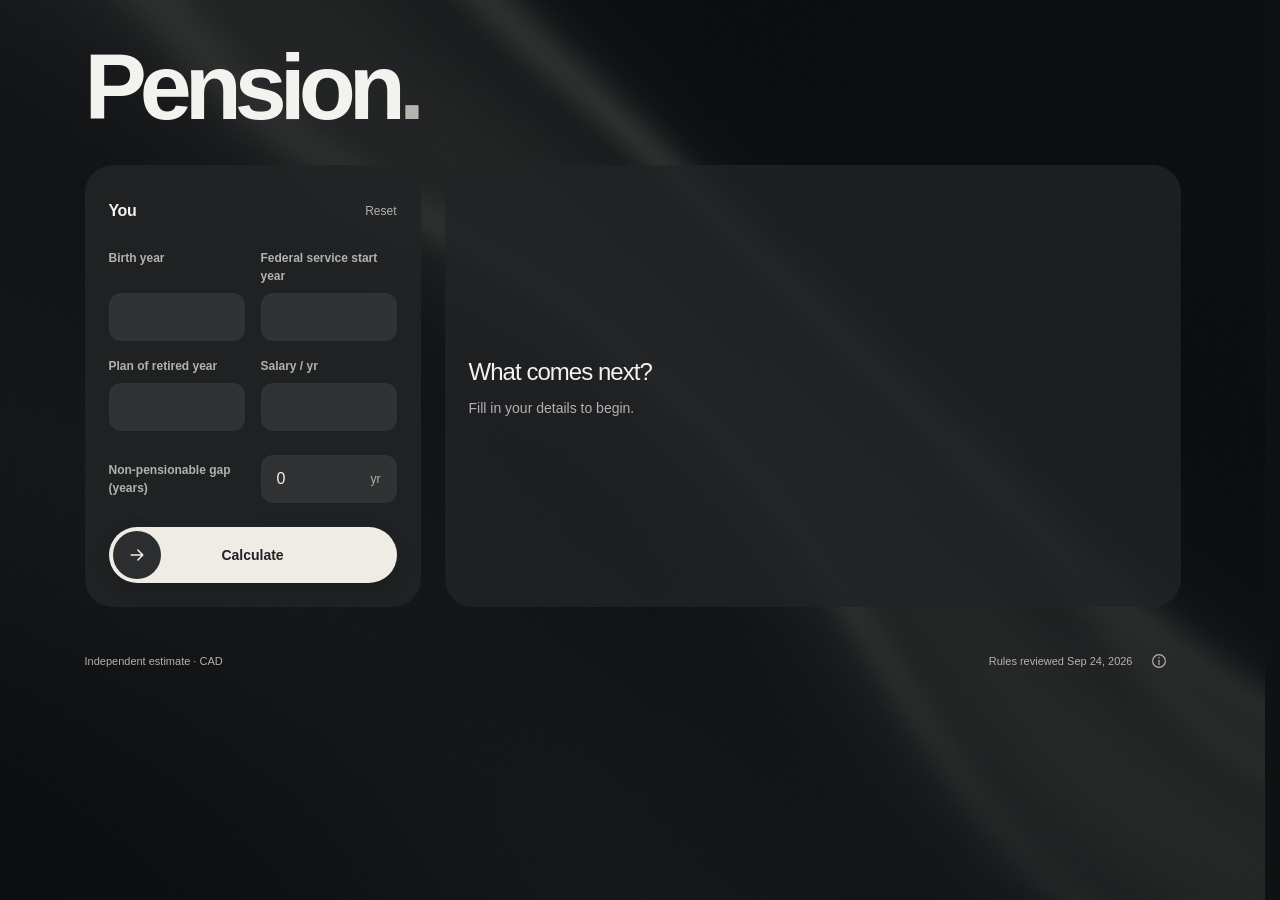
<file: index.html>
<!doctype html>
<html lang="en-CA"><head><meta charset="utf-8"><meta name="viewport" content="width=device-width,initial-scale=1"><meta name="theme-color" content="#101113"><meta name="description" content="A private, browser-only estimate of your federal public service pension."><title>Federal Public Service Pension Estimator</title>
<link rel="stylesheet" href="styles.css"><script src="js/money-counter.js" defer></script><script src="js/ambient-scene.js" defer></script><script src="js/components.js" defer></script><script src="js/calculate-action.js" defer></script><script src="js/info-dialog.js" defer></script><script src="js/config.js"></script><script src="js/pension-calculator.js"></script><script src="js/validation.js"></script></head>
<body><ambient-scene></ambient-scene><a class="skip" href="#birthYear">Skip to your details</a><main class="page">
<header class="page-header"><h1>Pension<span>.</span></h1><period-switch data-value="month" aria-label="Amount period"></period-switch></header>
<div class="workspace"><section class="input-panel" aria-labelledby="input-heading"><div class="input-title"><h2 id="input-heading">You</h2><button class="reset" type="reset" form="form">Reset</button></div><form id="form" novalidate><div id="error-summary" class="error-summary" role="alert" hidden></div>
<div class="fields-grid"><div class="field"><label for="birthYear">Birth year</label><input id="birthYear" name="birthYear" inputmode="numeric" maxlength="4" required aria-describedby="birthYear-help birthYear-error"><span class="helper" id="birthYear-help">Used to approximate your age.</span><p class="field-error" id="birthYear-error"></p></div>
<div class="field"><label for="serviceStartYear">Federal service start year</label><input id="serviceStartYear" name="serviceStartYear" inputmode="numeric" maxlength="4" required aria-describedby="serviceStartYear-help serviceStartYear-error"><span class="helper" id="serviceStartYear-help">Your pension contribution date may differ.</span><p class="field-error" id="serviceStartYear-error"></p></div>
<div class="field"><label for="retirementYear">Plan of retired year</label><input id="retirementYear" name="retirementYear" inputmode="numeric" maxlength="4" required aria-describedby="retirementYear-help retirementYear-error"><span class="helper" id="retirementYear-help">Leaving work and starting payments can be different dates.</span><p class="field-error" id="retirementYear-error"></p></div>
<div class="field"><label for="salary">Salary / yr</label><input aria-label="Salary / year · CAD" id="salary" name="salary" inputmode="decimal" required aria-describedby="salary-help salary-error"><span class="helper" id="salary-help">Full-time salary, used as a highest-five average proxy.</span><p class="field-error" id="salary-error"></p></div>
</div><div class="field gap-field">
<label for="gapYears">Non-pensionable gap (years)</label>
<div class="input-unit"><input id="gapYears" name="gapYears" inputmode="decimal" value="0" aria-describedby="gapYears-help gapYears-error" autocomplete="off"><span aria-hidden="true">yr</span></div>
<span class="helper" id="gapYears-help">Non-pensionable years. Decimals are allowed.</span><p class="field-error" id="gapYears-error"></p>
</div>
<calculate-action id="compute-action"><button class="primary" type="submit" id="calculate"><span data-action-label>Calculate</span><span class="action-thumb" aria-hidden="true"><svg viewBox="0 0 24 24" width="20" height="20" fill="none"><path d="M5 12h14m-6-6 6 6-6 6" stroke="currentColor" stroke-width="1.8" stroke-linecap="round" stroke-linejoin="round"/></svg></span></button></calculate-action><p class="privacy">No account. No saved answers.</p></form></section>
<section class="results" id="results" aria-labelledby="result-heading"><h2 class="sr-only" id="result-heading" tabindex="-1">Estimate</h2><div id="output"></div><div id="stale" class="stale" role="status" hidden><p>Changed. Calculate to refresh.</p><button type="button" id="recalculate">Recalculate</button></div></section></div>
<footer><p>Independent estimate · CAD</p><div class="rules-note"><p>Rules reviewed Sep 24, 2026</p><button class="info-button" type="button" data-dialog-trigger="assumptions-dialog" aria-label="Assumptions and sources" aria-haspopup="dialog" aria-controls="assumptions-dialog"><svg viewBox="0 0 24 24" width="18" height="18" fill="none" aria-hidden="true"><circle cx="12" cy="12" r="8.5" stroke="currentColor" stroke-width="1.5"/><path d="M12 11v6" stroke="currentColor" stroke-width="1.5" stroke-linecap="round"/><circle cx="12" cy="7.5" r="1" fill="currentColor"/></svg></button></div></footer><p class="sr-only" id="status" role="status"></p></main>
<dialog class="info-dialog" id="assumptions-dialog" aria-labelledby="assumptions-title">
<div class="dialog-header"><h2 id="assumptions-title">Assumptions &amp; sources</h2><button class="dialog-close" type="button" data-dialog-close aria-label="Close assumptions" autofocus><svg width="18" height="18" viewBox="0 0 18 18" fill="none" aria-hidden="true"><path d="m5 5 8 8m0-8-8 8" stroke="currentColor" stroke-width="1.5" stroke-linecap="round"/></svg></button></div>
<div class="dialog-body">
<p class="calculation-context" id="calculation-context" hidden></p>
<section><h3>Payment amounts</h3><p>Early payments stay reduced after 65. The reduction percentage shown on each card is permanent. Pensionable service stays fixed after departure.</p><p>The temporary bridge normally ends on the first day of the month after your 65th birthday, or earlier for CPP/QPP disability entitlement.</p></section>
<section><h3>Calculation assumptions</h3><p>Whole-year approximation. Current salary is a highest-five average proxy; estimated AMPE uses <span id="assumed-ampe"></span>, the 2026 CPP YMPE as a proxy. Actual AMPE averages the retirement year and four preceding years. Amounts are rounded.</p><p>No salary growth, future YMPE changes, indexing, CPP/QPP/OAS, taxes, insurance or other income is included. Exact dates, part-time work, buybacks, special service rules, disability and survivor benefits are outside this estimate.</p></section>
<section><h3>Official plan information</h3><p>This independent tool is not the Government of Canada and does not provide an official pension estimate or retirement advice. Confirm your pension contribution date, plan group, pensionable service and available options with your pension records or the Government of Canada Pension Centre.</p><ol class="source-list"><li><a href="https://www.canada.ca/en/treasury-board-secretariat/services/pension-plan/plan-information/public-service-pension-glance.html" target="_blank" rel="noopener noreferrer">Public service pension at a glance <span class="sr-only">(opens in a new tab)</span></a></li>
        <li><a href="https://www.canada.ca/en/treasury-board-secretariat/services/pension-plan/plan-information/public-service-pension-options.html" target="_blank" rel="noopener noreferrer">Public service pension options <span class="sr-only">(opens in a new tab)</span></a></li>
        <li><a href="https://www.canada.ca/en/public-services-procurement/services/pay-pension/public-service-pension-plan/retired/entitlement-information-packages/2-more-years-pensionable-service/member-on-before-december-31-2012.html" target="_blank" rel="noopener noreferrer">Member on or before December 31, 2012 (Group 1) <span class="sr-only">(opens in a new tab)</span></a></li>
        <li><a href="https://www.canada.ca/en/public-services-procurement/services/pay-pension/public-service-pension-plan/retired/entitlement-information-packages/2-more-years-pensionable-service/member-on-after-january-1-2013.html" target="_blank" rel="noopener noreferrer">Member on or after January 1, 2013 (Group 2) <span class="sr-only">(opens in a new tab)</span></a></li>
        <li><a href="https://www.canada.ca/en/treasury-board-secretariat/services/pension-plan/active-members/pension-contribution-rates-major-public-sector-pension-plans.html" target="_blank" rel="noopener noreferrer">Pension contribution rates for the 3 major public sector pension plans <span class="sr-only">(opens in a new tab)</span></a></li>
        <li><a href="https://www.canada.ca/en/treasury-board-secretariat/services/pension-plan/plan-information/annual-allowance.html" target="_blank" rel="noopener noreferrer">Annual Allowance <span class="sr-only">(opens in a new tab)</span></a></li></ol></section>
<section><h3>Privacy</h3><p>Your answers and results stay in browser memory. They are never uploaded, saved or shared. No account is required.</p><p>Created by Kelvin</p></section>
</div></dialog>
<script src="js/app.js" defer></script></body></html>
</file>
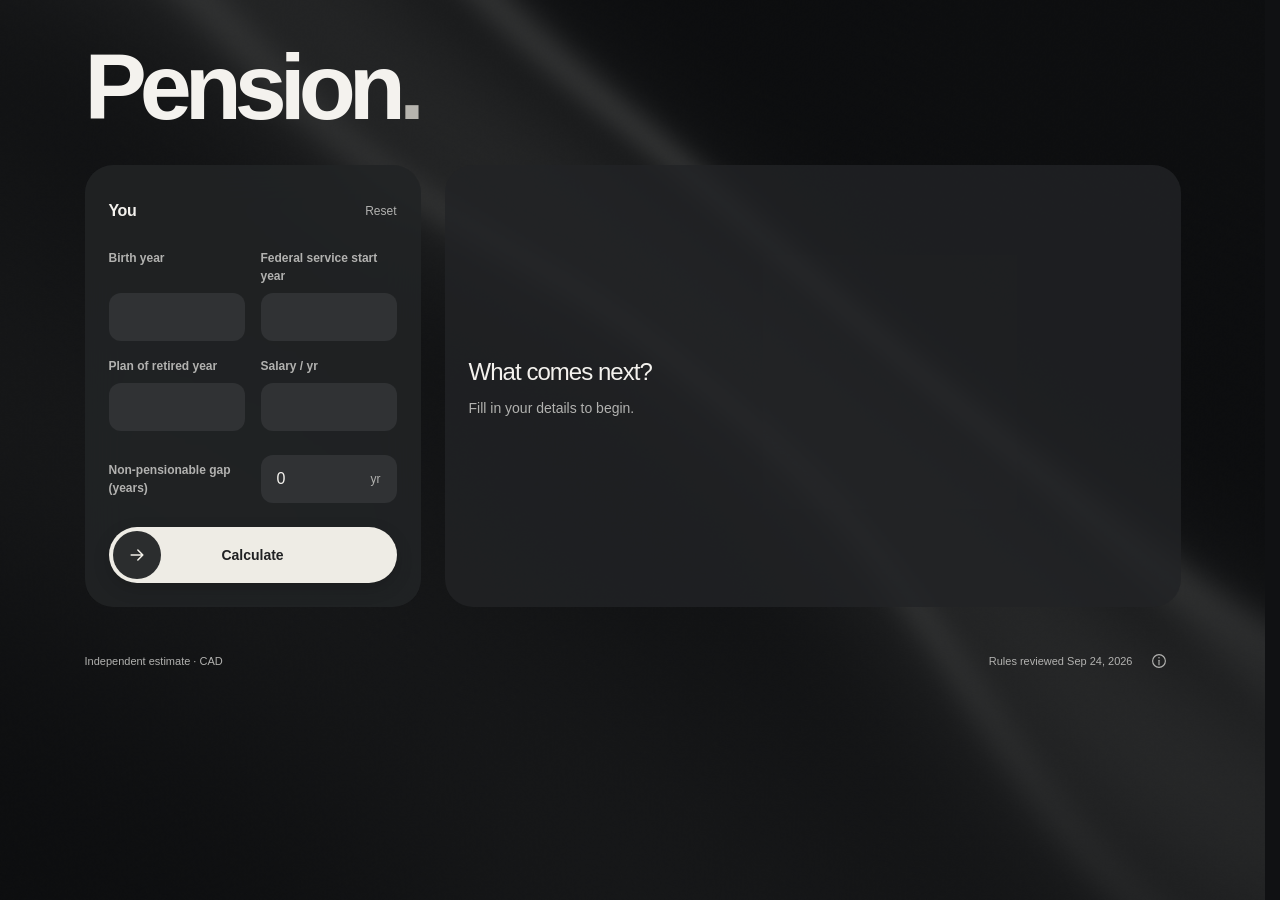
<file: prototypes/pension/index.html>
<!doctype html>
<html lang="en-CA"><head><meta charset="utf-8"><meta name="viewport" content="width=device-width,initial-scale=1"><meta http-equiv="refresh" content="0; url=../../index.html"><title>Pension calculator</title></head><body><p>The calculator is now at <a href="../../index.html">the main page</a>.</p></body></html>
</file>
<file: styles.css>
/* Shared layout contract: 4px spacing scale, one panel inset, one control height. */
:root {
  color-scheme:dark;
  --page:#101113;--panel:#222426;--ink:#f4f2ee;--muted:#b2b2b0;--quiet:#303234;
  --green:#eeece5;--on-green:#202123;--error:#ffadba;--warning:#ffe0a6;--warning-bg:#493c27;
  --s1:4px;--s2:8px;--s3:12px;--s4:16px;--s5:20px;--s6:24px;--s8:32px;
  --panel-inset:24px;--panel-radius:28px;--control-height:48px;--body:16px;
  --motion-fast:150ms;--motion-panel:200ms;--motion-ease:cubic-bezier(.2,.8,.2,1);
}
:root[data-size=large]{--body:20px}
*{box-sizing:border-box}
html{scrollbar-gutter:stable}
html.dialog-open{overflow:hidden}
[hidden]{display:none!important}
body{margin:0;min-height:100vh;background:var(--page);color:var(--ink);font:var(--body)/1.5 -apple-system,BlinkMacSystemFont,'Segoe UI',sans-serif}
button,input{font:inherit;color:inherit}
button,summary{cursor:pointer}
button{min-height:44px;border:0}
button,input{border-radius:12px}
p,h1,h2,h3,dl,dd{margin:0}
a{color:inherit;text-underline-offset:4px}
p,dd{overflow-wrap:anywhere}
:focus-visible{outline:3px solid #d9d5c7;outline-offset:4px}
.page{position:relative;isolation:isolate;max-width:1192px;margin:auto;padding:40px 48px 32px}
.page-header{padding-block-end:32px;display:flex;align-items:center;justify-content:space-between;gap:var(--s6);flex-wrap:wrap}
h1{font-size:clamp(3.5rem,7.3vw,6.25rem);line-height:1;letter-spacing:-.075em;font-weight:580}
h1 span{color:#b6b4ae}
h2{font-size:1em;font-weight:600;letter-spacing:-.025em;line-height:1.5}
.workspace{display:grid;grid-template-columns:336px minmax(0,1fr);gap:var(--s6);align-items:start}
.input-panel{padding:var(--panel-inset);border-radius:var(--panel-radius);background:#222426dc;backdrop-filter:blur(20px)}
.input-title{display:flex;align-items:center;justify-content:space-between;gap:var(--s4);height:44px;margin-bottom:var(--s4)}
.input-panel h2{height:44px;display:flex;align-items:center;margin:0}
.fields-grid{display:grid;grid-template-columns:repeat(2,minmax(0,1fr));gap:var(--s2) var(--s4)}
/* Shared label tracks keep inputs aligned when full field names wrap. */
.fields-grid .field{min-width:0;margin:0;display:grid;grid-template-rows:subgrid;grid-row:span 3}
.fields-grid .field label{margin-bottom:0}
.fields-grid .field input{grid-row:2}
.fields-grid .field .field-error{grid-row:3;margin-top:0}
.field{margin-top:var(--s4)}
.field label{display:block;font-size:.75em;color:var(--muted);font-weight:550;line-height:1.5;margin-bottom:var(--s2)}
.field input{display:block;width:100%;min-width:0;height:var(--control-height);border:0;background:var(--quiet);padding:var(--s3) var(--s4);font-size:1em;font-weight:500;font-variant-numeric:tabular-nums;transition:background-color 150ms,box-shadow 150ms}
.gap-field{display:grid;grid-template-columns:repeat(2,minmax(0,1fr));gap:var(--s2) var(--s4);align-items:center}
.gap-field label{margin:0}
.gap-field .field-error{grid-column:1/-1;margin-top:0}
.input-unit{position:relative;min-width:0}
.input-unit input{padding-inline-end:40px}
.input-unit>span{position:absolute;inset-inline-end:var(--s4);top:50%;translate:0 -50%;font-size:.75em;color:var(--muted);pointer-events:none}
.field input:focus{background:#3b3d3f;outline:0;box-shadow:0 0 0 3px #d7d2c655}
.field input[aria-invalid=true]{box-shadow:0 0 0 2px var(--error)}
.helper,.privacy{display:none}
.field-error{font-size:.75em;color:var(--error);margin-top:var(--s2)}
.field-error:empty{display:none}
.error-summary{font-size:.75em;color:var(--error)}
calculate-action{display:block;margin-top:var(--s6)}
.primary{position:relative;display:grid;place-items:center;width:100%;min-block-size:56px;padding-block:var(--s4);padding-inline:60px;background:var(--green);color:var(--on-green);font-size:.875em;font-weight:600;line-height:1;border-radius:32px;box-shadow:0 6px 18px #00000024;overflow:hidden;transition:background-color 150ms}
.primary:hover{background:#fff}
.primary [data-action-label]{display:block;min-inline-size:0;text-align:center;line-height:1.2;text-box-trim:trim-both;text-box-edge:cap alphabetic;overflow-wrap:anywhere}
.action-thumb{position:absolute;inset-inline-start:4px;top:50%;translate:0 -50%;display:grid;place-items:center;width:48px;height:48px;border-radius:50%;background:#2b2d2e;color:#f2f0e9;pointer-events:none}
.action-thumb svg{display:block}
.reset{display:block;min-height:44px;margin:0;padding:var(--s2) 0 var(--s2) var(--s4);background:transparent;font-size:.75em;line-height:1.5;color:var(--muted)}
.reset:hover{color:var(--ink)}
.results{min-width:0;padding-top:0;scroll-margin-top:24px}
.result-context{display:flex;flex-wrap:wrap;align-items:center;gap:var(--s3);font-size:.75em;line-height:1.5;color:var(--muted)}
disclosure-group{display:block}
.comparison-toolbar{display:flex;align-items:center;justify-content:space-between;gap:var(--s2) var(--s4);flex-wrap:wrap;min-height:44px;margin:var(--s3) 0 0;padding:0 var(--panel-inset)}
.comparison-toolbar .result-context{flex:1 1 auto}
.breakdown-toggle{display:inline-flex;align-items:center;justify-content:center;gap:var(--s2);min-height:44px;padding-block:var(--s3);padding-inline:var(--s4);border-radius:24px;background:var(--quiet);font-size:.75em;line-height:1.5;max-inline-size:100%}
.breakdown-toggle:hover{background:#3b3d3f}
/* Trim the label to cap-height/baseline, then center the icon on that ink band.
   Icon size follows the font: the visible stroke is about one cap-height tall. */
.breakdown-label{text-box-trim:trim-both;text-box-edge:cap alphabetic;min-inline-size:0;overflow-wrap:anywhere}
.toggle-icon{display:block;flex:none;inline-size:1em;block-size:1em;transition:transform 180ms}
@supports not (text-box-trim:trim-both){
  .breakdown-toggle{display:inline-block}
  .toggle-icon{display:inline-block;margin-inline-start:var(--s2);vertical-align:calc(.5cap - .5em)}
}
.breakdown-toggle[aria-expanded=true] .toggle-icon{transform:rotate(45deg)}
.options{display:grid;grid-template-columns:repeat(2,minmax(0,1fr));gap:var(--s4)}
.option{min-width:0;position:relative;padding:var(--panel-inset);border-radius:var(--panel-radius);background:linear-gradient(160deg,#2d2f30ee,#202223ee);backdrop-filter:blur(20px);color:#fff;box-shadow:0 20px 35px -26px #00000066}
.option-kind{font-size:.875em;font-weight:550;line-height:1.5}
.start-age{font-size:.75em;line-height:1.5;color:#c0c0bb;margin-top:var(--s2)}
.money-line{display:flex;align-items:baseline;gap:var(--s2);flex-wrap:wrap;line-height:1.08;font-variant-numeric:tabular-nums}
.amount{font-size:clamp(1.75em,2.8vw,2.5em);font-weight:550;letter-spacing:-.045em;margin-top:var(--s8)}
.period-unit{display:inline-block;font-size:12px;line-height:1.08;font-weight:400;letter-spacing:0;white-space:nowrap;color:#c0c0bb}
.after65{margin-top:var(--s6);font-size:.75em;line-height:1.5;color:#c0c0bb}
.after65 strong{font-size:1.75em;font-weight:450;color:#fff;letter-spacing:-.025em;margin-top:var(--s2)}
.reduction{font-size:.75em;line-height:1.5;color:#d5d3cc;min-height:1.5em;margin-top:var(--s6)}
.option .breakdown{display:grid;gap:var(--s4);margin-top:var(--s6);font-size:.75em;line-height:1.5}
.breakdown dt{color:#c0c0bb}
.breakdown dd{margin-top:var(--s2);font-size:1.25em;font-weight:450}
.stale{padding:var(--s3) var(--s4);background:var(--warning-bg);color:var(--warning);font-size:.75em;border-radius:12px;margin:var(--s4) var(--panel-inset) 0}
.stale button{display:none}
.placeholder{padding:48px var(--panel-inset);margin-top:0;border-radius:var(--panel-radius);background:#222426cc;min-height:296px;display:flex;flex-direction:column;justify-content:center}
.placeholder h3{font-size:1.5em;font-weight:450;letter-spacing:-.04em}
.placeholder p{font-size:.875em;color:var(--muted);margin-top:var(--s2)}
#output> .result-context{margin:var(--s4) var(--panel-inset)}
footer{display:flex;justify-content:space-between;align-items:center;flex-wrap:wrap;gap:var(--s2) var(--s4);margin-top:var(--s8);color:var(--muted);font-size:.6875em}
.sr-only{position:absolute;width:1px;height:1px;overflow:hidden;clip-path:inset(50%)}
.skip{position:absolute;top:-100px;left:16px;background:var(--panel);padding:12px;z-index:10}
.skip:focus{top:12px}
period-switch{display:inline-flex;position:relative;padding:var(--s1);background:#292b2dcc;border-radius:28px;isolation:isolate;font-size:.75em;line-height:1}
period-switch::before{content:'';position:absolute;inset:4px auto 4px 4px;width:calc(50% - 4px);border-radius:24px;background:#eeece5;z-index:-1;transition:transform 240ms var(--motion-ease)}
period-switch[data-value=year]::before{transform:translateX(100%)}
period-switch label{position:relative;min-width:68px;min-height:36px;display:flex;align-items:center;justify-content:center;padding:var(--s1) var(--s3);cursor:pointer;border-radius:24px}
period-switch input{position:absolute;opacity:0;width:1px;height:1px}
period-switch label:has(input:checked){font-weight:650;color:#222426}
period-switch label:has(input:focus-visible){outline:3px solid #d9d5c7;outline-offset:3px}
ambient-scene{position:fixed;inset:0;display:block;pointer-events:none;z-index:-1;background:radial-gradient(ellipse at 70% 35%,#3b3d3b80,transparent 55%),linear-gradient(135deg,#101113,#202222 48%,#111214 70%)}
ambient-scene canvas{display:block;width:100%;height:100%;opacity:0}
.rendered canvas{opacity:1}
@keyframes panel-in{from{opacity:0;transform:translateY(6px)}to{opacity:1;transform:none}}
@media(prefers-reduced-motion:no-preference){disclosure-group[expanded] [data-disclosure-panel]{animation:panel-in 200ms var(--motion-ease) both}}
/* Shared grid row keeps panel tops and bottoms aligned without fixed heights.
   Details can grow the row naturally; the form action remains at the bottom. */
@media(min-width:961px){
  .workspace{row-gap:0;align-items:stretch}
  .input-panel{grid-column:1;grid-row:1;display:flex;flex-direction:column}
  .input-panel form{display:flex;flex-direction:column;flex:1}
  .input-panel calculate-action{margin-top:auto;padding-top:var(--s6)}
  .results{grid-column:2;grid-row:1/span 3;display:grid;grid-template-rows:subgrid}
  #output,disclosure-group{display:contents}
  .options,.placeholder{grid-row:1}
  .comparison-toolbar,#output>.result-context{grid-row:2}
  .stale{grid-row:3}
  .option{display:flex;flex-direction:column}
  .option>.reduction{margin-top:auto;padding-top:var(--s6)}
}
@media(max-width:1050px){.page{padding:32px}.workspace{grid-template-columns:320px minmax(0,1fr)}}
@media(max-width:960px){.action-thumb svg{transform:rotate(90deg)}.page{padding:24px}.workspace{grid-template-columns:1fr;gap:var(--s6)}.results{padding-top:0}.input-panel{max-width:none}.fields-grid{grid-template-columns:repeat(4,minmax(0,1fr))}.amount{font-size:2.25em}}
@media(max-width:620px){
  .page{padding:24px 20px}.workspace{grid-template-columns:1fr;gap:var(--s6)}.fields-grid{grid-template-columns:repeat(2,minmax(0,1fr))}.options{grid-template-columns:1fr}.comparison-toolbar{gap:var(--s2);padding-inline:var(--s4)}
  .page-header{padding-block-end:var(--s6);gap:var(--s4)}h1{font-size:clamp(3rem,16vw,3.9em)}
  .results{padding-top:0}
  .amount{font-size:clamp(1.75em,10.8vw,2.75em)}
  footer{gap:var(--s2)}

}
@media(prefers-reduced-motion:reduce){*,*::before,*::after{animation:none!important;transition:none!important;scroll-behavior:auto!important}}
@media(forced-colors:active){ambient-scene{display:none}button,input,period-switch,.option{outline:1px solid CanvasText}.option{color:CanvasText;background:Canvas}period-switch label:has(input:checked){outline:2px solid Highlight}}

.rules-note{display:flex;align-items:center;gap:var(--s1);margin-inline-start:auto}
.info-button,.dialog-close{display:grid;place-items:center;flex:none;inline-size:44px;block-size:44px;padding:0;border-radius:50%;background:transparent;color:var(--muted)}
.info-button:hover,.dialog-close:hover{background:var(--quiet);color:var(--ink)}
.info-button svg,.dialog-close svg{display:block}
.info-dialog{width:min(600px,calc(100% - 40px));max-height:min(720px,calc(100dvh - 48px));margin:auto;padding:0;border:0;border-radius:28px;background:#252729;color:var(--ink);box-shadow:0 24px 100px #0009;overflow:hidden}
.info-dialog[open]{display:flex;flex-direction:column}
.info-dialog::backdrop{background:#08090bb3;backdrop-filter:blur(8px)}
.dialog-header{display:flex;align-items:center;justify-content:space-between;gap:var(--s4);padding:var(--s6) var(--s8) var(--s2);flex:none}
.dialog-header h2{font-size:1.125em;line-height:1.4;letter-spacing:-.025em}
.dialog-close{background:var(--quiet)}
.dialog-body{min-height:0;overflow-y:auto;overscroll-behavior:contain;padding:var(--s2) var(--s8) var(--s8);font-size:.875em;line-height:1.65;scrollbar-gutter:stable}
.dialog-body section+section{margin-top:var(--s6)}
.dialog-body h3{font-size:1em;font-weight:600;margin-bottom:var(--s2)}
.dialog-body p{color:#c3c3c0}
.dialog-body p+p{margin-top:var(--s2)}
.dialog-body .calculation-context{margin-bottom:var(--s6);color:var(--ink)}
.dialog-body a{display:inline-block;margin-top:var(--s3);min-height:44px;padding-block:var(--s2)}
@media(prefers-reduced-motion:no-preference){.info-dialog[open]{animation:dialog-in 180ms var(--motion-ease)}.info-dialog[open]::backdrop{animation:backdrop-in 180ms ease-out}}
@keyframes dialog-in{from{opacity:0;transform:translateY(8px) scale(.98)}to{opacity:1;transform:none}}
@keyframes backdrop-in{from{opacity:0}to{opacity:1}}
@media(max-width:620px){.info-dialog{width:calc(100% - 24px);max-height:calc(100dvh - 24px);border-radius:24px}.dialog-header{padding:var(--s4) var(--s6) var(--s2)}.dialog-body{padding:var(--s2) var(--s6) var(--s6)}}

.source-list{padding-inline-start:20px;margin:16px 0 0;display:grid;gap:12px}
</file>
